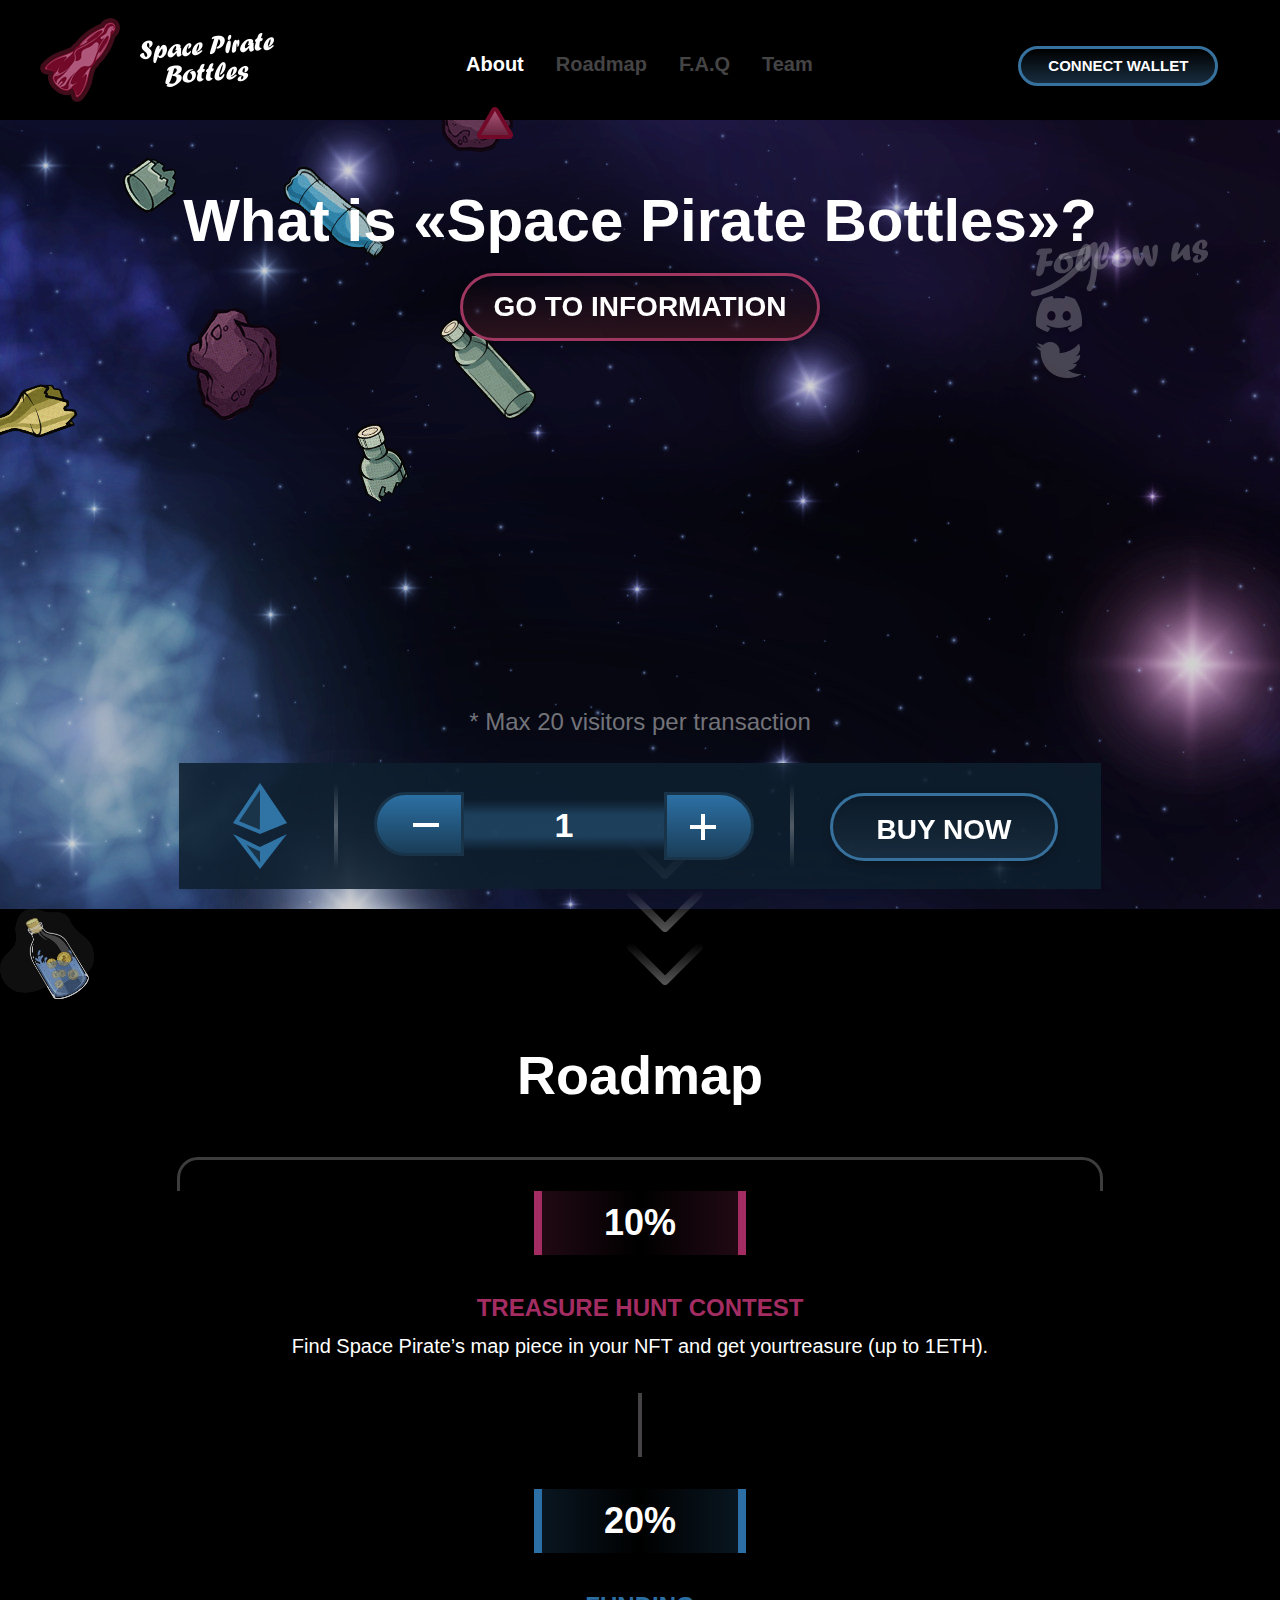
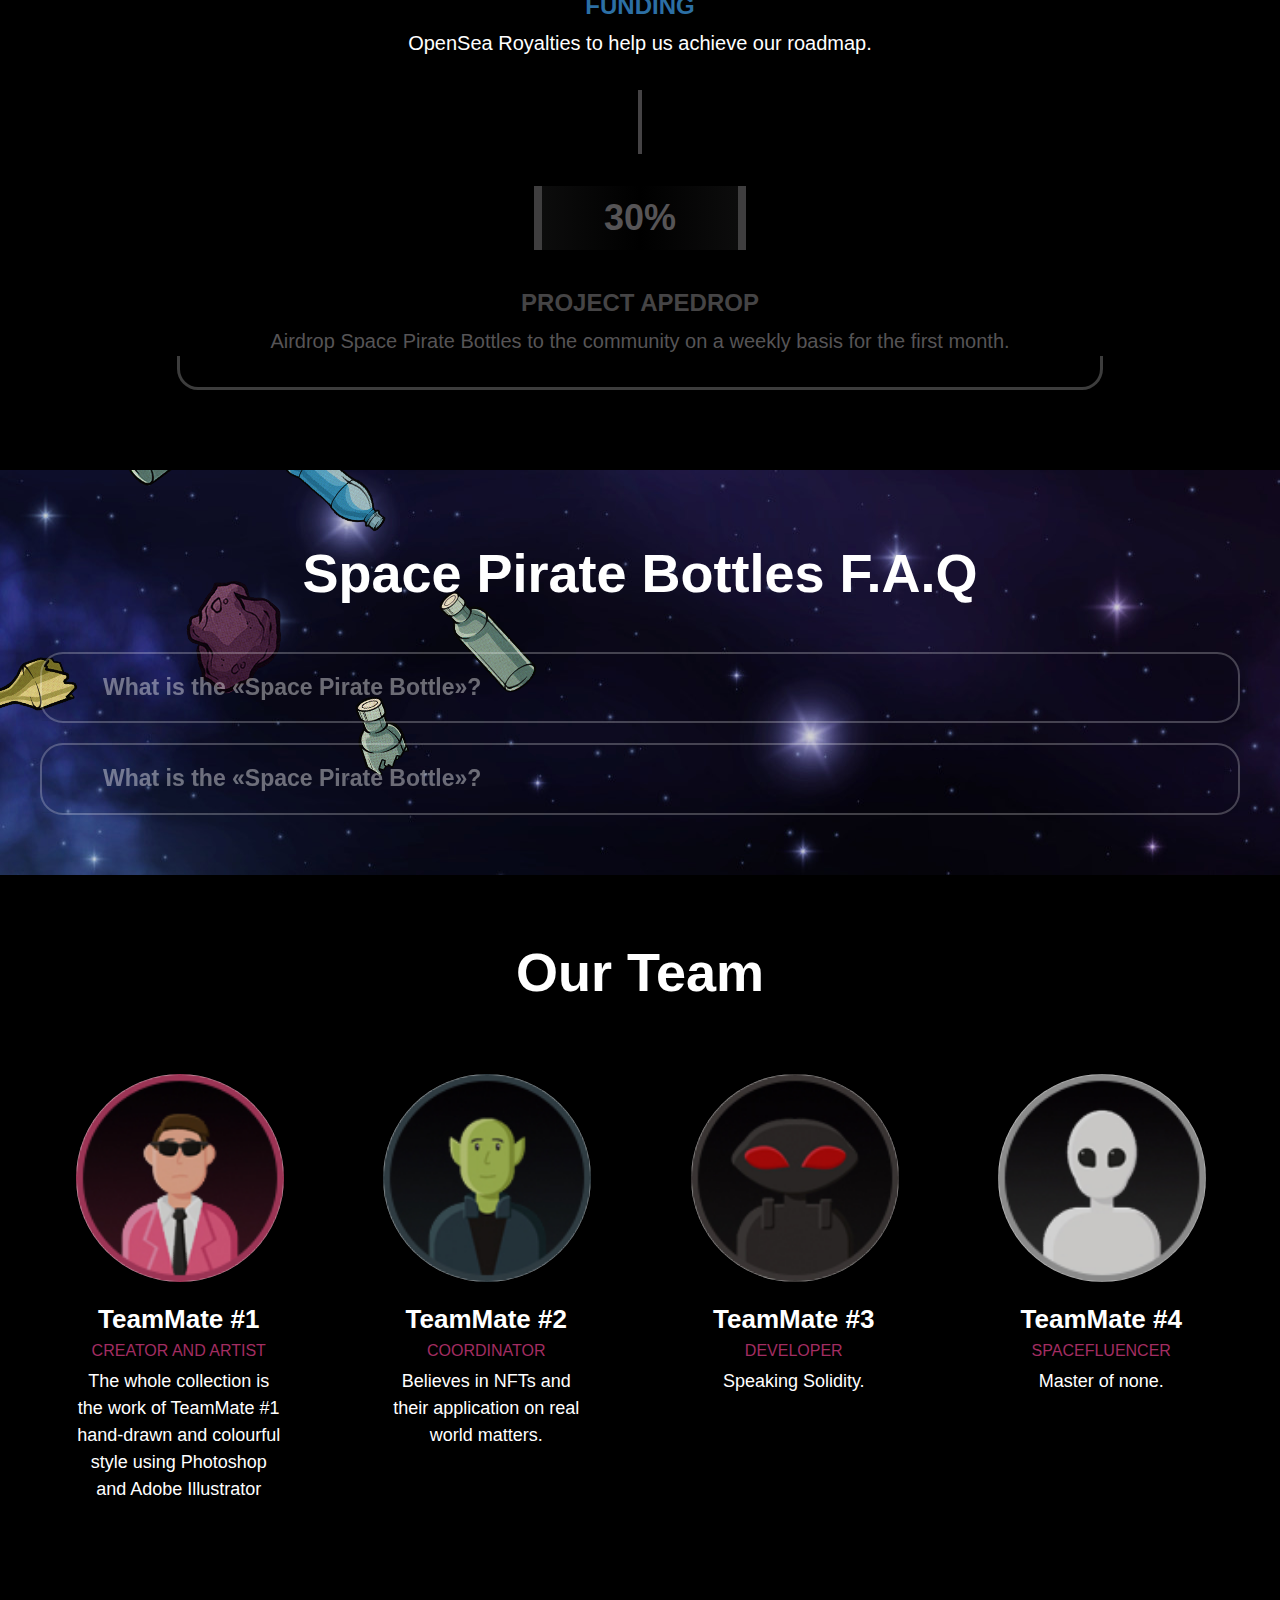
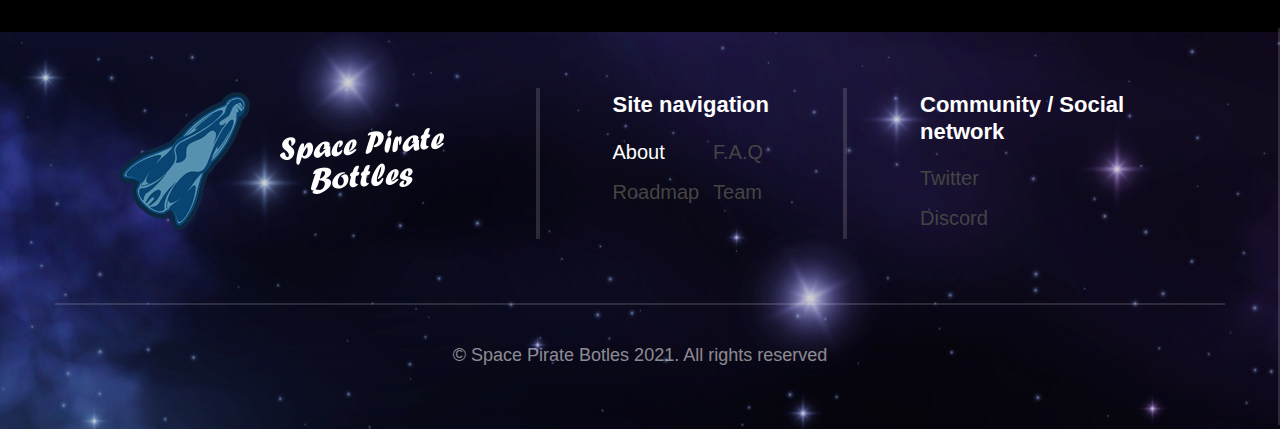
<file: index.html>
<!DOCTYPE html>
<html>
	<head>
		<title>Space Pirate Bottle</title>
		<meta charset="UTF-8">
		<meta name="viewport" content="width=device-width, initial-scale=1.0">
		<link rel="stylesheet" href="bootstrap/css/bootstrap.css">
		<link rel="stylesheet" href="custom/override.css">
	</head>
	<body>
		<div class="container-fluid">
			<div class="row">
				<div class="col-12">
					<div class="top-holder">
						<div class="row main-menu" id="main-menu-container">
							<div class="col-12 col-md-4 position-relative">
								<button class="btn btn-icon menu-toggle d-block d-md-none float-right" id="menu-toggle"><i class="sprite sprite-menu-close"></i></button>
								<a class="top-logo" href="#">
									<img src="images/Logo.png" alt="Space Pirate Bottle" title="Space Pirate Bottle">
								</a>
							</div>
							<div class="col-12 col-md-8 d-none d-md-block" id="menu-modal">
								<div class="row">
									<div class="col-12 col-md-8">
										<ul class="nav">
											<li class="nav-item">
												<a class="nav-link active" href="#about">About</a>
											</li>
											<li class="nav-item">
												<a class="nav-link" href="#roadmap">Roadmap</a>
											</li>
											<li class="nav-item">
												<a class="nav-link" href="#faq">F.A.Q</a>
											</li>
											<li class="nav-item">
												<a class="nav-link" href="#team">Team</a>
											</li>
										</ul>
									</div>
									<div class="col-12 col-md-4">
										<a class="btn btn-vallet">Connect Wallet</a>
									</div>
								</div>
							</div>
						</div>
					</div>
				</div>
				<div class="col-12">
					<div class="row">
						<div class="col-12 about parallax" id="about">
							<div class="parallax-holder" style="">
								<div class="scroll1" style="position:absolute; top:0; left:0; width: 100%; height: 100%; margin-top: -300px">
									<img src="images/garbage_min.png" style="position:absolute; top: 20%">
								</div>
							</div>
							<div class="overlay" id="overlay" style="display: none">
								<div class="about-details">
									<div class="title">What is «Space Pirate Bottles»?</div>
									<div class="scroll-content">
										<p>Our hero loves adventures and is
											always ready for reckless schemes.
											For years he has been dreaming
											of wealth and fame, surfing space
											in search of the most valued
											treasures. Unsurprisingly, he is the
											one who decided to search for
											numerous pieces of a large puzzle.
											He was the first to realize they
											were part of an ancient map
											compiled many centuries
											ago by beings of a civilization.</p>

										<p>What was hidden on the map?
											Our hero loves adventures and is
											always ready for reckless schemes.
											For years he has been dreaming
											of wealth and fame, surfing space
											in search of the most valued
											treasures. Unsurprisingly, he is the
											one who decided to search for
											numerous pieces of a large puzzle.
											He was the first to realize they
											were part of an ancient map
											compiled many centuries
											ago by beings of a civilization.</p>
									</div>
									<div class="close-holder">
										<button class="btn btn-close">Close and return</button>
									</div>
								</div>
							</div>
							<div class="content">
								<h1>What is «Space Pirate Bottles»?</h1>
								<div class="hero"></div>
								<button class="btn btn-main">Go to information</button>
								<div class="notify">* Max 20 visitors per transaction</div>
								<form class="count-form">
									<div class="row">
										<div class="d-none d-md-flex col-md-2 justify-content-center">
											<i class="sprite sprite-gem"></i>
											<i class="delimiter"></i>
										</div>
										<div class="col-12 col-md-6">
											<div class="input-group">
												<div class="input-group-prepend">
													<button class="btn btn-outline-secondary" type="button" id="button-decrement"><i class="sprite decrement"></i>-</button>
												</div>
												<input type="text" class="form-control" aria-label="Count" aria-describedby="button-addon2" value="1">
												<div class="input-group-append">
													<button class="btn btn-outline-secondary" type="button" id="button-increment"><i class="sprite increment"></i>+</button>
												</div>
											</div>
											<i class="delimiter"></i>
										</div>
										<div class="col-12 col-md-4 justify-content-center">
											<button class="btn btn-buy">Buy Now</button>
										</div>
									</div>
								</form>
								<div class="sn-holder d-flex justify-content-center">
									<span class="sprite sprite-follow">Follow us</span>
									<a href="#"><i class="sprite sprite-discord"></i></a>
									<a href="#"><i class="sprite sprite-twitter"></i></a>
								</div>
							</div>
						</div>
					</div>
				</div>
				<div class="col-12">
					<div class="row position-relative roadmap">
						<div style="position:absolute; top:0; left:0; width: 100%; height: 100%">
							<img class="fly-bottle fly" src="images/bottle1.png" >
							<img class="fly-bottle fly" src="images/bottle1.png" >
							<img class="fly-bottle fly" src="images/bottle1.png" >
						</div>
						<i class="sprite sprite-action"></i>
						<div class="col-12" id="roadmap">
							<div class="content">
								<h2>Roadmap</h2>
								<i class="cap cap-top"></i>
								<div class="stage">
									<span class="value">10%</span>
									<h3 class="stage-title">TREASURE HUNT CONTEST</h3>
									<div class="stage-content">Find Space Pirate’s map piece in your NFT and get yourtreasure (up to 1ETH).</div>
								</div>
								<i class="delimiter"></i>
								<div class="stage blue">
									<span class="value">20%</span>
									<h3 class="stage-title">FUNDING</h3>
									<div class="stage-content">OpenSea Royalties to help us achieve our roadmap.</div>
								</div>
								<i class="delimiter"></i>
								<div class="stage disabled">
									<span class="value">30%</span>
									<h3 class="stage-title">PROJECT APEDROP</h3>
									<div class="stage-content">Airdrop Space Pirate Bottles to the community on a weekly basis for the first month.</div>
								</div>
								<i class="cap cap-bottom"></i>
							</div>
						</div>
					</div>
				</div>
				<div class="col-12">
					<div class="row" >
						<div class="col faq position-relative parallax" id="faq">
							<div class="parallax-holder" style="">
								<div class="scroll1" style="position:absolute; top:0; left:0; width: 100%; height: 100%; margin-top: -300px">
									<img src="images/garbage_min.png" style="position:absolute; top: 20%">
								</div>
							</div>
							<div class="content">
								<h2>Space Pirate Bottles F.A.Q</h2>
								<div class="card">
									<div class="card-header" id="headingOne">
										<h5 class="mb-0">
											<button class="btn" type="button" data-toggle="collapse" data-target="#faq1" aria-expanded="true" aria-controls="faq1">
												What is the «Space Pirate Bottle»?
											</button>
										</h5>
									</div>

									<div id="faq1" class="collapse" aria-labelledby="headingOne">
										<div class="card-body">
											Anim pariatur cliche reprehenderit, enim eiusmod high life accusamus terry richardson ad squid. 3 wolf moon officia aute, non cupidatat skateboard dolor brunch. Food truck quinoa nesciunt laborum eiusmod. Brunch 3 wolf moon tempor, sunt aliqua put a bird on it squid single-origin coffee nulla assumenda shoreditch et. Nihil anim keffiyeh helvetica, craft beer labore wes anderson cred nesciunt sapiente ea proident. Ad vegan excepteur butcher vice lomo. Leggings occaecat craft beer farm-to-table, raw denim aesthetic synth nesciunt you probably haven't heard of them accusamus labore sustainable VHS.
										</div>
									</div>
								</div>
								<div class="card">
									<div class="card-header" id="headingOne">
										<h5 class="mb-0">
											<button class="btn" type="button" data-toggle="collapse" data-target="#faq2" aria-expanded="true" aria-controls="faq2">
												What is the «Space Pirate Bottle»?
											</button>
										</h5>
									</div>

									<div id="faq2" class="collapse" aria-labelledby="headingOne">
										<div class="card-body">
											Anim pariatur cliche reprehenderit, enim eiusmod high life accusamus terry richardson ad squid. 3 wolf moon officia aute, non cupidatat skateboard dolor brunch. Food truck quinoa nesciunt laborum eiusmod. Brunch 3 wolf moon tempor, sunt aliqua put a bird on it squid single-origin coffee nulla assumenda shoreditch et. Nihil anim keffiyeh helvetica, craft beer labore wes anderson cred nesciunt sapiente ea proident. Ad vegan excepteur butcher vice lomo. Leggings occaecat craft beer farm-to-table, raw denim aesthetic synth nesciunt you probably haven't heard of them accusamus labore sustainable VHS.
										</div>
									</div>
								</div>
							</div>
						</div>
					</div>
					<div class="row">
						<div class="col team" id="team">
							<div class="content">
								<h2>Our Team</h2>
								<div class="row">
									<div class="col-12 col-md-3">
										<div class="card creator">
											<img class="card-img-top" src="images/1.jpg" alt="TeamMate #1">
											<div class="card-body">
												<h5 class="card-title">TeamMate #1</h5>
												<h6 class="card-subtitle mb-2">CREATOR AND ARTIST</h6>
												<p class="card-text">
													The whole collection is the
													work of TeamMate #1
													hand-drawn and colourful
													style using Photoshop and
													Adobe Illustrator
												</p>
											</div>
										</div>
									</div>
									<div class="col-12 col-md-3">
										<div class="card coordinator">
											<img class="card-img-top" src="images/2.jpg" alt="TeamMate #2">
											<div class="card-body">
												<h5 class="card-title">TeamMate #2</h5>
												<h6 class="card-subtitle mb-2">COORDINATOR</h6>
												<p class="card-text">
													Believes in NFTs and their application on real world matters.
												</p>
											</div>
										</div>
									</div>
									<div class="col-12 col-md-3">
										<div class="card develop">
											<img class="card-img-top" src="images/3.jpg" alt="TeamMate #3">
											<div class="card-body">
												<h5 class="card-title">TeamMate #3</h5>
												<h6 class="card-subtitle mb-2">DEVELOPER</h6>
												<p class="card-text">
													Speaking Solidity.
												</p>
											</div>
										</div>
									</div>
									<div class="col-12 col-md-3">
										<div class="card space">
											<img class="card-img-top" src="images/4.jpg" alt="TeamMate #4">
											<div class="card-body">
												<h5 class="card-title">TeamMate #4</h5>
												<h6 class="card-subtitle mb-2">SPACEFLUENCER</h6>
												<p class="card-text">
													Master of none.
												</p>
											</div>
										</div>
									</div>
								</div>
							</div>
						</div>
					</div>
				</div>
				<div class="col-12 footer">
					<div class="content">
						<div class="row">
							<div class="col-12 col-md-5">
								<a class="logo-bottom" href="#">
									<img src="images/Logo_bottom.png" alt="Space Pirate Bottle" title="Space Pirate Bottle">
								</a>
								<i class="delimiter"></i>
							</div>
							<div class="col-6 col-md-3 bottom-menu">
								<div class="content">
									<h5>Site navigation</h5>
									<nav class="nav flex-column">
										<a class="nav-link active" href="#">About</a>
										<a class="nav-link" href="#">Roadmap</a>
										<div class="break-flex"></div>
										<a class="nav-link" href="#">F.A.Q</a>
										<a class="nav-link" href="#">Team</a>
									</nav>
								</div>
								<i class="delimiter d-none d-md-block"></i>
							</div>
							<div class="col-6 col-md-4 sn">
								<div class="content">
									<h5>Community <span class=""> / Social network</span></h5>
									<nav class="nav flex-column">
										<a class="nav-link" href="#">Twitter</a>
										<a class="nav-link" href="#">Discord</a>
									</nav>
								</div>
							</div>
						</div>
					</div>
					<div class="credit">
						<i class="delimiter"></i>
						© Space Pirate Botles 2021.<br class="d-md-none"> All rights reserved
					</div>
				</div>
			</div>
		</div>
		<script src="js/jquery-3.6.0.min.js"></script>
		<script src="js/popper.min.js"></script>
		<script src="bootstrap/js/bootstrap.min.js"></script>
		<script src="custom/scripts.js"></script>
		<script>
			$('.fly').each(function () {
				Pirates.flyBlock(this, 10);
			});
			$('.scroll1').each(function () {
				Pirates.scrollBlock(this, .3);
			});
			//Pirates.run();
		</script>
	</body>
</html>
</file>
<file: custom/override.css>
body {
	background-color: black;
	color: white;
	font-family: Roboto, sans-serif;
}
.btn:focus {
	box-shadow: none
}
.btn {
	color: #FFF;
	text-transform: uppercase;
	font-weight: bold;
	background-color: transparent;
	white-space: normal;
}

.btn-main {
	width: 208px;
	height: 40px;
	background: linear-gradient(180deg, rgba(196, 196, 196, 0) 0%, rgba(4, 1, 4, 0) 0.01%, #2C131D 100%);
	border: 3px solid #9F3761;
	box-sizing: border-box;
	filter: drop-shadow(0px 4px 4px rgba(0, 0, 0, 0.25));
	border-radius: 34px;
}

.btn-buy {
	width: 130px;
	height: 40px;
	background: linear-gradient(180deg, rgba(196, 196, 196, 0) 0%, rgba(4, 1, 4, 0) 0.01%, #182D3F 100%);
	border: 3px solid #37729F;
	box-sizing: border-box;
	filter: drop-shadow(0px 4px 4px rgba(0, 0, 0, 0.25));
border-radius: 34px;
}

.btn-icon {
	background: transparent;
	border-radius: 0;
}

.btn-close {
	width: 208px;
	height: 40px;
	text-transform: uppercase;
	font-size: 15px;
	background: linear-gradient(180deg, rgba(196, 196, 196, 0) 0%, rgba(4, 1, 4, 0) 0.01%, #2C131D 100%);
	border: 3px solid #9F3761;
	box-sizing: border-box;
	filter: drop-shadow(0px 4px 4px rgba(0, 0, 0, 0.25));
	border-radius: 34px;
	font-weight: bold;
}

.btn-vallet {
	width: 200px;
	height: 40px;
	background: linear-gradient(180deg, rgba(196, 196, 196, 0) 0%, rgba(4, 1, 4, 0) 0.01%, #182D3F 100%);
	border: 3px solid #37729F;
	box-sizing: border-box;
	border-radius: 34px;
	font-weight: bold;
	font-size: 15px;
	text-transform: uppercase;
}

.sprite {
	display: block;
	background: transparent url('../images/sprites.png')
}

.sprite.sprite-menu {
	width: 22px;
	height: 22px;
	background-position: -27px -1px;
}

.sprite.sprite-menu-close {
	width: 22px;
	height: 22px;
	background-position: -27px -24px;
}

.sn-holder .sprite-follow {
	background: transparent;
}

.sprite.sprite-discord {
	width: 20px;
	height: 16px;
	background-position: -50px -1px;
}

.sprite.sprite-twitter {
	width: 20px;
	height: 16px;
	background-position: -71px -1px;
}

.sprite.sprite-action {
	width: 26px;
	height: 48px;
}

.sprite.sprite-gem {
	width: 54px;
	height: 86px;
	background-position: -5px -56px;
}

.sprite.to-top {
	width: 100px;
	height: 100px;
	background-position: -137px -1px;
}

.sprite.decrement {
	width: 14px;
	height: 2px;
	background-position: -1px -265px;
}

.sprite.increment {
	width: 14px;
	height: 14px;
	background-position: -86px -255px;
}

.sprite.collapse {
	opacity: .44;
	width: 18px;
	height: 18px;
	background-position: -86px -270px;
}

.sprite.collapse.open {
	width: 18px;
	height: 4px;
	background-position: -1px -286px;
}

.overlay {
	position: absolute;
	top: 0;
	left: 0;
	background-color: rgba(4, 1, 4, 0.8);
	width: 100%;
	height: 100%;
	z-index: 10;
}

.overlay .about-details {
	padding: 26px 22px 0 30px;
}

.about-details .title {
	font-size: 24px;
	text-align: center;
	font-weight: bold;
	margin-bottom: 26px;
}

.overlay .scroll-content {
	overflow-y: scroll;
}

.overlay .scroll-content::-webkit-scrollbar{
	width: 4px;
	height: 4px;
}
.overlay .scroll-content::-webkit-scrollbar-thumb{
	background: rgba(255, 255, 255, 0.74);
}
.overlay .scroll-content::-webkit-scrollbar-thumb:hover{
	background: rgba(255, 255, 255, 0.74);
}
.overlay .scroll-content::-webkit-scrollbar-track{
	background: rgba(255, 255, 255, 0.14);
	border-radius: 4px;
}

.overlay .scroll-content {
  scrollbar-width: thin;
  scrollbar-color: rgba(255, 255, 255, 0.74) rgba(255, 255, 255, 0.14);
}

.about-details .scroll-content {
	font-size: 14px;
    padding: 0 30px 0 30px;
    text-align: center;
    max-height: 330px;
}

.about-details .close-holder {
	margin-top: 32px;
}

.about-details .close-holder button {
	display: block;
	margin: 0 auto;
}

.parallax {
	position: relative;
}
.parallax .parallax-holder {
	position:absolute; 
	top:0; 
	left:0; 
	width: 100%; 
	height: 100%; 
	overflow: hidden;
	z-index: 0;
}
.parallax .content {
	position: relative;
	z-index: 3;
}

h1, h2 {
	font-size: 24px;
	text-align: center;
	font-weight: bold;
}

.top-logo {
	margin-top: 14px;
	margin-left: 20px;
	margin-bottom: 14px;
	display: inline-block;
}

.top-logo img {
	width: 156px;
}

.nav-link {
	color: #454445;
}

.nav-link.active {
	color: #FFFFFF;
}

.menu-toggle {
	margin-top: 23px;
	margin-right: 2px;
}

#menu-modal .nav {
	padding-top: 46px;
}

#menu-modal .nav-item {
	width: 100%;
	text-align: center;
}

#menu-modal .nav-link {
	font-size: 24px;
	line-height: 28px;
	font-weight: bold;
}

#menu-modal .btn-vallet {
	margin: 46px auto 0;
	display: block;
}

.about {
	padding-top: 26px;
	background-image: url('../images/nebula1.jpeg');
	min-height: 578px;
}
.about .content {
	padding: 0 20px;
	margin-bottom: 20px;
}
.about .btn-main {
	margin: 16px auto 0;
	display: block;
}

.about .notify {
	font-weight: 500;
	font-size: 12px;
	line-height: 14px;
	color: rgba(255, 255, 255, 0.44);
	padding-top: 146px;
	text-align: center;
	margin-bottom: 20px;
}

.count-form {
	background: rgba(14, 32, 46, 0.86);
	padding: 20px;
}

.count-form .delimiter {
	display: block;
	height: 2px;
	background: linear-gradient(90deg, rgba(95, 150, 183, 0) 0%, rgba(255, 255, 255, 0.28) 50%, rgba(95, 150, 183, 0) 100%);
}

.btn-outline-secondary {
	width: 45px;
	height: 33px;

	background: linear-gradient(0deg, #1A3D58 0%, #2C70A4 100%);
	border: solid #193348;
}

.count-form .input-group-prepend .btn {
	border-radius: 16px 0 0 16px;
}

.count-form .input-group-append .btn {
	border-radius: 0 16px 16px 0;
}
.count-form .form-control {
	background: linear-gradient(180deg, rgba(13, 28, 40, 0) 0%, rgba(38, 83, 118, 0.637534) 29.42%, rgba(38, 83, 118, 0.637534) 70.58%, rgba(13, 28, 40, 0) 100%);
	border: none;
	text-align: center;
	height: 29px;
	margin-top: 4px;
	color: #FFF;
	font-weight: bold;
}

.count-form .btn-buy {
	margin: 20px auto 0;
	display: block;
}

.sn-holder {
	margin: 20px 20px 38px;
	background: #040104;
	opacity: 0.7;
	padding: 13px;
}

.sn-holder .icon-follow {
	font-size: 12px;
}

.sn-holder .sprite-follow {
	margin-right: 20px;
}

.sn-holder .sprite-discord {
	margin-right: 12px;
}

.sn-holder .sprite-discord i, .sn-holder .sprite-twitter i {
	margin-top: 3px;
}

.roadmap .sprite-action {
	position: absolute;
	left: 50%;
	margin-left: -13px;
	top: -22px;
}

.roadmap .fly-bottle {
	width: 94px;
}

.roadmap .content {
	padding: 46px 20px 40px;
}

.roadmap h2 {
	margin-bottom: 26px;
}

.cap {
	display: block;
	border: solid 3px rgba(255, 255, 255, .24);
	height: 34px;	
}

.cap.cap-top {
	border-bottom-width: 0;
	border-radius: 21px 21px 0 0;
}

.cap.cap-bottom {
	border-top-width: 0;
	border-radius: 0 0 21px 21px;
}

.stage {
	text-align: center;
}

.stage .value {
	display: block;
	height: 38px;
	line-height: 38px;
	width: 108px;
	color: white;
	font-size: 20px;
	font-weight: bold;
	text-align: center;
	border: solid 6px #A32D62;
	border-width: 0 6px 0 6px;
	background: linear-gradient(90deg, rgba(163, 45, 98, .2) 0%, rgba(5, 1, 4, 0) 50%, rgba(163, 45, 98, .2) 100%);
	margin: 0 auto 23px;
}

.stage .stage-title {
	color: #A32D62;
	font-size: 15px;
	text-transform: uppercase;
	font-weight: bold;
}

.stage .stage-content {
	font-size: 12px;
}

.stage.blue .value {
	border-color: #2C6FA4;
	background: linear-gradient(90deg, rgba(44, 111, 164, .2) 0%, rgba(5, 1, 4, 0) 50%, rgba(44, 111, 164, .2) 100%);
}

.stage.blue .stage-title {
	color: #2C6FA4;
}

.stage.disabled {
	color: #565456;
}

.stage.disabled .value {
	border-color: #3F3E3F;
	color: #565456;
	background: linear-gradient(90deg, rgba(63, 62, 63, .2) 0%, rgba(5, 1, 4, 0) 50%, rgba(63, 62, 63, .2) 100%);
}

.stage.disabled .stage-title {
	color: #454445;
}

.stage + .delimiter {
	display: block;
	background: #454345;
	width: 4px;
	height: 40px;
	margin: 20px auto;
}

.faq {
	background-image: url('../images/nebula1.jpeg');
}

.faq .content {
	padding: 35px 20px 40px;
}

.faq h2 {
	margin-bottom: 27px;
}

.faq .card {
	background-color: transparent;
	border: 2px solid rgba(255, 255, 255, 0.24);
	border-radius: 23px;
	margin-bottom: 20px;
}

.faq .card .card-header {
	padding: 0;
	opacity: .4;
}

.faq .card .card-header .btn {
	font-size: 16px;
	text-align: left;
	padding: 16px 50px 11px 26px;
	text-transform: none;
}

.faq .card-body {
	color: #D1D1D1;
	font-size: 18px;
	padding: 0 26px 26px 26px;
}

.team {
	padding-top: 36px;
}

.team .card {
	background-color: transparent;
	width: 160px;
	margin: 0 auto 48px;
	text-align: center;
}

.team .card .card-img-top{
	width: 120px;
	height: 120px;
	border-radius: 60px;
	margin: 0 auto;
}
.team .card .card-body {
	padding: 22px 0 0;
}
.team .card .card-title {
	font-size: 26px;
	font-weight: bold;
}

.team .card .card-subtitle {
	color: #A32D62;
}

.team .card .card-text {
	font-size: 14px;
}

.footer {
	background-image: url('../images/nebula1.jpeg');
	padding-top: 40px;
}

.footer .logo-bottom {
	display: block;
	width: 184px;
	margin: 0 auto;
}

.footer .logo-bottom img {
	width: 184px;
}

.footer > .content {
	padding: 40px 20px;
}

.footer .logo-bottom {
	width: 184px;
}

.footer .delimiter {
	display: block;
	height: 2px;
	width: 100%;
	background: #FFFFFF;
	opacity: 0.14;
	margin: 27px 0;
}

.footer .bottom-menu .content, .footer .sn .content {
	width: 70%;
	margin: 0 auto;
}

.footer h5 {
	font-size: 16px;
	font-weight: bold;
}

.footer .nav {
	margin-top: 18px;
}

.footer .nav-link {
	padding: 0px;
	font-size: 14px;
	margin-bottom: 10px;
}

.footer .credit {
	text-align: center;
	font-size: 12px;
	color: rgba(255, 255, 255, .54)
}

@media (min-width: 768px) {
	.sprite.decrement {
		width: 26px;
		height: 4px;
		background-position: -1px -255px;
	}

	.sprite.increment {
		width: 26px;
		height: 26px;
		background-position: -30px -255px;
	}

	.sprite.collapse {
		opacity: 1;
		width: 28px;
		height: 28px;
		background-position: -57px -255px;
	}

	.sprite.collapse.open {
		width: 28px;
		height: 4px;
		background-position: -1px -260px;
	}
	
	.sprite.sprite-discord {
		width: 56px;
		height: 46px;
		background-position: -138px -103px;
	}
	.sprite.sprite-discord:hover {
		background-position: -105px -255px;
	}
	
	.sprite.sprite-twitter {
		width: 56px;
		height: 46px;
		background-position: -195px -103px;
	}
	.sprite.sprite-twitter:hover {
		background-position: -162px -255px;
	}
	
	h1, h2 {
		text-align: center;
		font-weight: bold;
	}

	h1 {
		font-size: 60px;
	}

	h2 {
		font-size: 54px;
	}
	
	.top-holder {
		max-width: 1200px;
		margin: 0 auto;
	}

	.main-menu .nav {
		padding-top: 30px;	
	}
	
	.top-logo {
		margin: 18px 0;
	}
	
	.top-logo img {
		width: 234px;
	}
	
	#menu-modal .nav-item {
		width: auto;
	}
	
	#menu-modal .nav-link {
		font-size: 20px;
		line-height: 1;
		font-weight: bold;
	}
	
	#menu-modal .nav-link.active {
		position: relative;
	}
	
	#menu-modal .nav-link.active:after {
		content: '';
		display: block;
		position: absolute;
		width: 38px;
		height: 32px;
		background: transparent url('../images/sprites.png') -5px -145px;
		top: 61px;
		left: 50%;
		margin-left: -19px;
		z-index: 1;
	}
	
	.about {
		padding-top: 65px;
	}
	
	.about .btn-main {
		width: 360px;
		height: 68px;
		font-weight: bold;
		font-size: 28px;
	}
	
	.about .notify {
		padding-top: 369px;
		font-weight: 500;
		font-size: 24px;
		line-height: 24px;
		margin-bottom: 29px;
	}
	
	.about .sprite.sprite-follow {
		background-image: url('../images/sprites.png');
		text-indent: -4096px;
		display: block;
		content: '';
		width: 181px;
		height: 73px;
		background-position: -2px -180px;
		position: relative;
	}
	
	.about .sprite.sprite-follow:after {
		background-image: url('../images/sprites.png');
		display: block;
		content: '';
		width: 67px;
		height: 55px;
		background-position: -185px -150px;
		position: relative;
	}
	
	.sn-holder {
		background-color: transparent;
		position: absolute;
		right: 0px;
		top: 0px;
		flex-direction: column;
	}
	
	.sn-holder .sprite-follow {
		position: absolute;
	}
	
	.count-form {
		max-width: 922px;
		margin: 0 auto;
	}
	
	.count-form .input-group {
		padding: 9px 23px;
	}
	
	.count-form .delimiter {
		background: linear-gradient(0deg, rgba(95, 150, 183, 0) 0%, rgba(255, 255, 255, 0.28) 50%, rgba(95, 150, 183, 0) 100%);
		width: 4px;
		position: absolute;
		right: -2px;
		height: 100%;
		top: 0;
	}
	
	.count-form .btn.btn-outline-secondary {
		position: relative;
		text-indent: -4096px;
	}
	
	.count-form .btn .sprite {
		position: absolute;
	}
	
	.count-form .input-group-prepend .sprite {
		top: 28px;
		left: 36px;
	}
	
	.count-form .input-group-append .sprite {
		top: 19px;
		left: 23px;
	}
	
	.count-form .input-group-prepend .btn {
		width: 90px;
		height: 64px;
		border-radius: 34px 0 0 34px;
	}

	.count-form .input-group-append .btn {
		width: 90px;
		height: 68px;
		border-radius: 0 34px 34px 0;
	}
	
	.count-form .form-control {
		font-size: 34px;
		height: 51px;
		margin-top: 8px;
	}

	.count-form .btn-buy {
		margin: 20px auto 0;
		display: block;
		width: 228px;
		height: 68px;
		border-radius: 34px;
		line-height: 68px;
		font-size: 28px;
		padding: 0;
		margin-top: 10px;
	}
	
	.roadmap .sprite-action {
		width: 76px;
		height: 148px;
		background-position: -60px -20px;
		top: -72px;
	}
	
	.roadmap .content {
		padding: 134px 0 80px;
		max-width: 926px;
		margin: 0 auto;
	}
	
	.roadmap h2 {
		margin-bottom: 49px;
	}
	
	.stage .value {
		width: 212px;
		height: 64px;
		border-width: 0 8px 0 8px;
		font-size: 36px;
		line-height: 64px;
		margin-bottom: 39px;
	}
	
	.stage .stage-title {
		font-size: 24px;
	}
	
	.stage .stage-content {
		font-size: 20px;
	}
	
	.stage + .delimiter {
		width: 4px;
		height: 64px;
		margin-top: 32px;
		margin-bottom: 32px;
	}
	
	.faq .content {
		padding-top: 71px;
	}
	
	.faq h2 {
		margin-bottom: 46px;
	}
	
	.faq .card {
		max-width: 1200px;
		margin-left: auto;
		margin-right: auto;
	}
	
	.faq .card .card-header .btn {
		font-size: 23px;
		padding: 15px 70px 15px 60px;
	}
	
	.faq .card-body {
		padding: 0px 60px 20px 60px;
	}
	.team {
		padding-top: 65px;
	}
	
	.team .content {
		max-width: 1200px;
		margin: 0 auto;
		padding-bottom: 80px;
	}
	
	.team h2 {
		margin-bottom: 68px;
	}
	
	.team .card {
		width: 208px;
	}
	
	.team .card .card-img-top {
		width: 208px;
		height: 208px;
		border-radius: 104px;
	}
	
	.team .card .card-text {
		font-size: 18px;
	}
	
	.footer {
		padding-top: 60px;
	}
	
	.footer .content {
		margin: 0px;
	}
	
	.footer > .content {
		max-width: 1200px;
		padding: 0;
		margin: 0 auto;
	}
	
	.footer .bottom-menu .content, .footer .sn .content {
		width: auto;
		margin: 0 60px;
	}
	
	.footer .logo-bottom {
		width: 326px;
	}
	
	.footer .logo-bottom img {
		width: 326px;
	}
	
	.footer .delimiter {
		position: absolute;
		right: -2px;
		width: 4px;
		height: 100%;
		top: -4px;
		margin: 0;
	}
	
	.footer .break-flex {
		flex-basis: 100%;
	}

	.footer h5 {
		font-size: 22px;
	}
	
	.footer .nav-link {
		font-size: 20px;
	}
	
	.footer .bottom-menu .nav {
		height: 105px;
	}
	
	.footer .credit {
		margin: 60px 40px 0;
		border-top: 2px solid rgba(255, 255, 255, .14);
		padding: 37px 0 60px;
		font-size: 18px
	}

}
</file>
